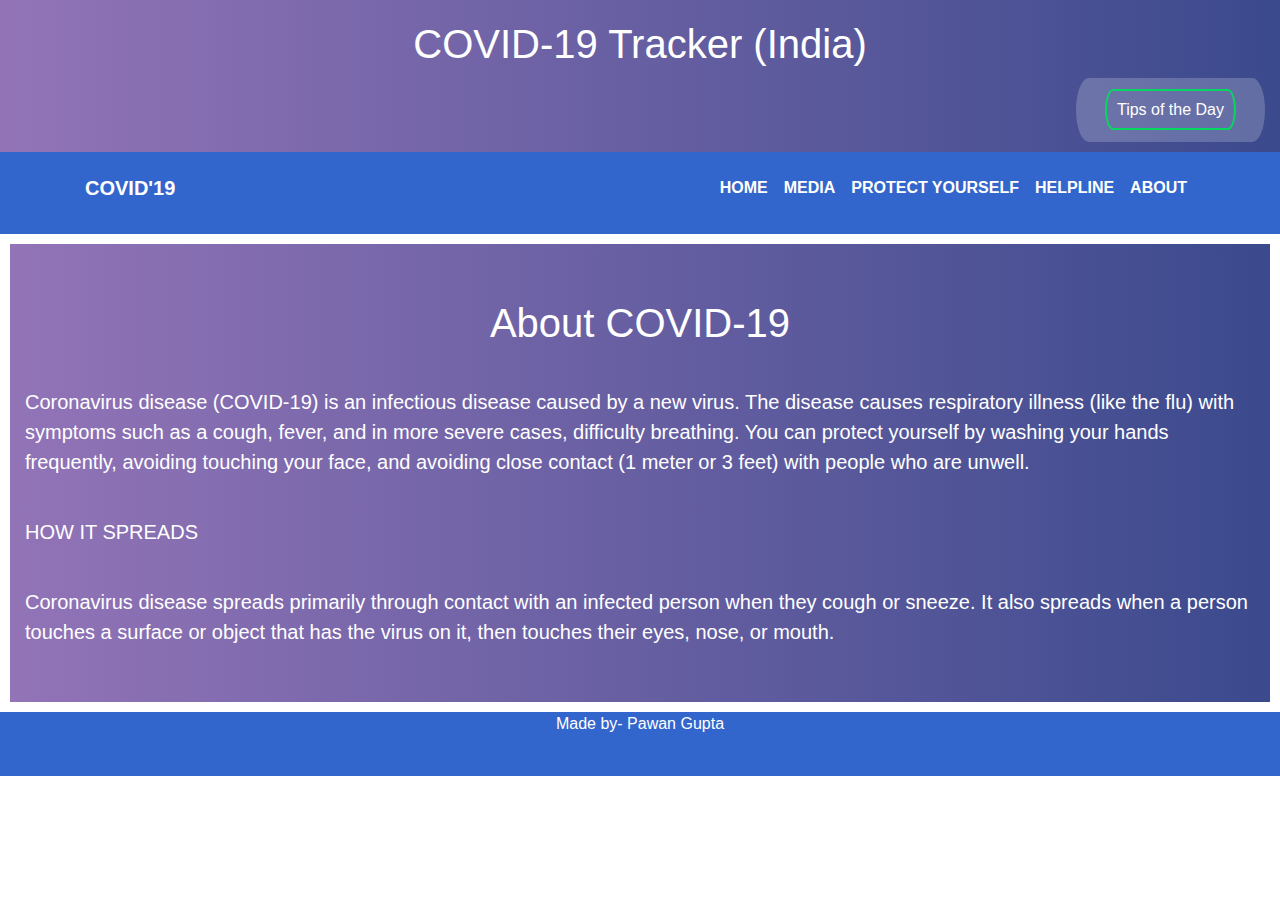
<file: about.html>
<!DOCTYPE html>
<html>
<head>
	<title>
		

	</title>

  <meta name="viewport" content="width=device-width, initial-scale=1">
  <link rel="stylesheet" type="text/css" href="popup.css" />
  <link rel="stylesheet" type="text/css" href="protect.css" />
     <script src="https://ajax.googleapis.com/ajax/libs/jquery/3.3.1/jquery.min.js"></script>

<link rel="stylesheet" href="https://stackpath.bootstrapcdn.com/bootstrap/4.5.0/css/bootstrap.min.css" crossorigin="anonymous">




<script src="https://stackpath.bootstrapcdn.com/bootstrap/4.5.0/js/bootstrap.min.js"  crossorigin="anonymous"></script>
<script src="https://stackpath.bootstrapcdn.com/bootstrap/4.5.0/js/bootstrap.bundle.min.js"  crossorigin="anonymous"></script>
 



    <link rel="stylesheet" href="https://use.fontawesome.com/releases/v5.8.2/css/all.css" integrity="sha384-oS3vJWv+0UjzBfQzYUhtDYW+Pj2yciDJxpsK1OYPAYjqT085Qq/1cq5FLXAZQ7Ay" crossorigin="anonymous">


</head>
<body>




	<div class="step_for_cure" style="color:#ffffff;padding:10px;margin:0px">

	<h1 style="margin:10px">COVID-19 Tracker (India)</h1>

<!--poppup-->
<div class="box">
    <a class="button" href="#popup1" id="bt" >Tips of the Day</a>
</div>




</div>

	

	<!--<div class="step_for_cure" style="margin:0px;">

		<h1 >Covid-19 Detail</h1>

	</div>-->


<!--table for total cases-->
 <header style="background-color: #3366cc;color:white;padding-bottom: 10px">
    <nav class="navbar navbar-expand-lg  py-3">
        <div class="container"><div class="navbar-brand text-uppercase font-weight-bold ">Covid'19</div>
            <button  type="button" data-toggle="collapse" data-target="#navbarSupportedContent" aria-controls="navbarSupportedContent" aria-expanded="false" aria-label="Toggle navigation" class="navbar-toggler navbar-toggler-right" style="color:white"><i class="fa fa-bars"></i></button>
            
            <div id="navbarSupportedContent" class="collapse navbar-collapse">
                <ul class="navbar-nav ml-auto" style="color:white">
                    <li class="nav-item active"><a href="index.html" class="nav-link text-uppercase font-weight-bold " style="color:white">Home</a></li>
                    <li class="nav-item"><a href="media.html" class="nav-link text-uppercase font-weight-bold" style="color:white">Media</a></li>
                    <li class="nav-item"><a href="precautions.html" class="nav-link text-uppercase font-weight-bold" style="color:white">Protect Yourself</a></li>
                    <li class="nav-item"><a href="helpline.html" class="nav-link text-uppercase font-weight-bold" style="color:white">helpline</a></li>
                   <li class="nav-item"><a href="#" class="nav-link text-uppercase font-weight-bold" style="color:white">About<span class="sr-only">(current)</span></a></li>
                </ul>
            </div>
        </div>
    </nav>
</header> 



<div class="step_for_cure" style="color:#ffffff;padding:15px">

	<h1>About  COVID-19</h1>



<p>Coronavirus disease (COVID-19) is an infectious disease caused by a new virus.

The disease causes respiratory illness (like the flu) with symptoms such as a cough, fever, and in more severe cases, difficulty breathing. You can protect yourself by washing your hands frequently, avoiding touching your face, and avoiding close contact (1 meter or 3 feet) with people who are unwell.

</p>

<p>HOW IT SPREADS</p>

<p>

Coronavirus disease spreads primarily through contact with an infected person when they cough or sneeze. It also spreads when a person touches a surface or object that has the virus on it, then touches their eyes, nose, or mouth.</p>

</div>

<div class="container-fluid text-center text-white" style="background-color: #3366cc">
<p>Made by- Pawan Gupta</p>
<p><a href="https://www.linkedin.com/in/pawangupta2187" style="color: black;" class="fab fa-linkedin"></a>
&nbsp;&nbsp;&nbsp;
<a href="https://github.com/pawangupta2187" style="color: black;" class="fab fa-github"></a>
</p>

</div>
<div id="popup1" class="overlay">
    <div class="popup">
        <h2>Tips of the Day</h2>
        <a class="close" href="#">&times;</a>
        <div class="content">
            Wash your hands often with soap and water for at least 20 seconds
        </div>
    </div>
</div>

</body>
</html>
</file>
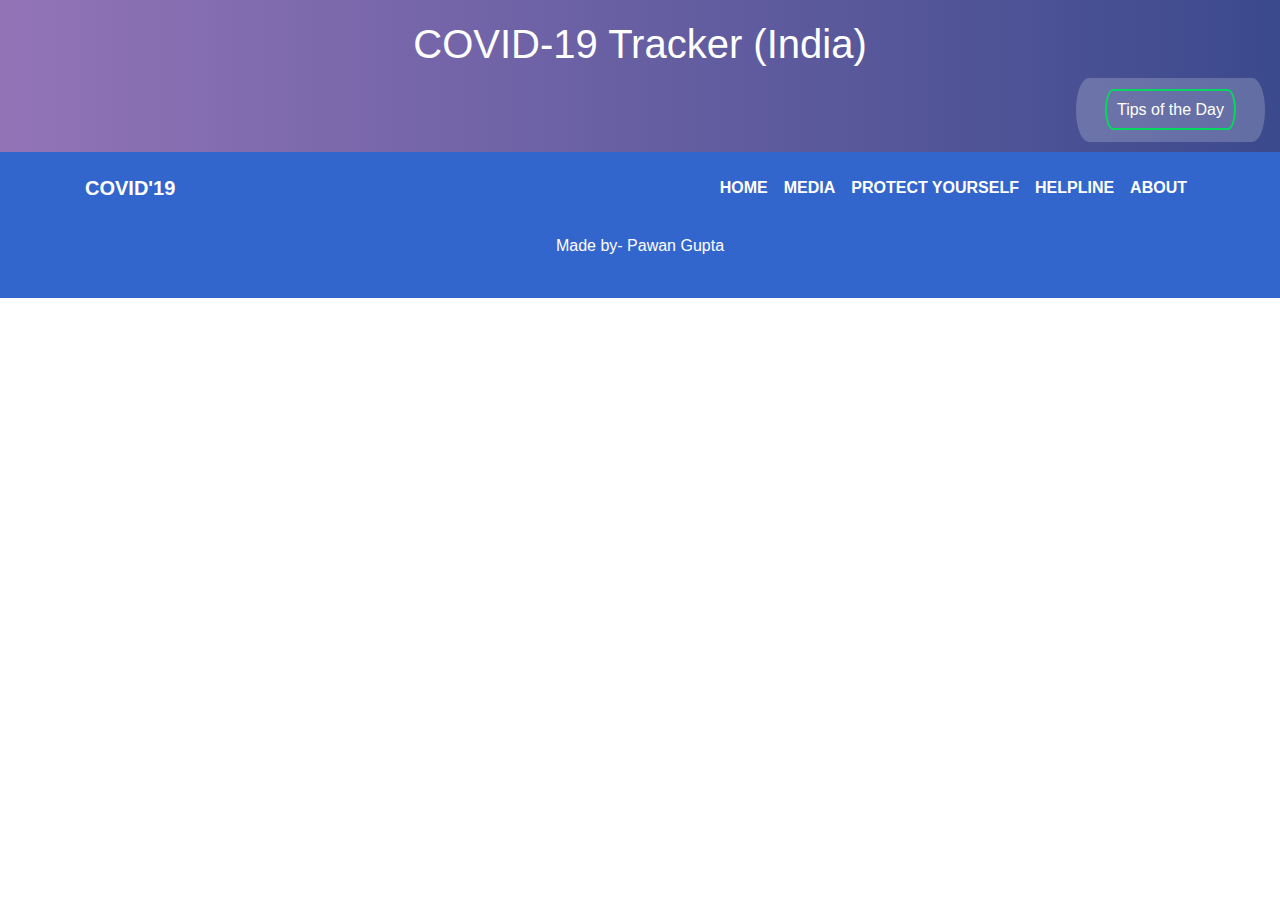
<file: helpline.html>
<!DOCTYPE html>
<html>
<head>
	<title>Helpline</title>
	<meta charset="utf-8">

  <meta name="viewport" content="width=device-width, initial-scale=1">
  <link rel="stylesheet" type="text/css" href="popup.css" />
  <link rel="stylesheet" type="text/css" href="protect.css" />
     <script src="https://ajax.googleapis.com/ajax/libs/jquery/3.3.1/jquery.min.js"></script>

<link rel="stylesheet" href="https://stackpath.bootstrapcdn.com/bootstrap/4.5.0/css/bootstrap.min.css" crossorigin="anonymous">




<script src="https://stackpath.bootstrapcdn.com/bootstrap/4.5.0/js/bootstrap.min.js"  crossorigin="anonymous"></script>
<script src="https://stackpath.bootstrapcdn.com/bootstrap/4.5.0/js/bootstrap.bundle.min.js"  crossorigin="anonymous"></script>




    <link rel="stylesheet" href="https://use.fontawesome.com/releases/v5.8.2/css/all.css" integrity="sha384-oS3vJWv+0UjzBfQzYUhtDYW+Pj2yciDJxpsK1OYPAYjqT085Qq/1cq5FLXAZQ7Ay" crossorigin="anonymous">



</head>
<body>



	<div class="step_for_cure" style="color:#ffffff;padding:10px;margin:0px">

	<h1 style="margin:10px">COVID-19 Tracker (India)</h1>

<!--poppup-->
<div class="box">
    <a class="button" href="#popup1" id="bt" >Tips of the Day</a>
</div>




</div>

<header style="background-color: #3366cc;color:white;padding-bottom: 10px">
    <nav class="navbar navbar-expand-lg  py-3">
        <div class="container"><div class="navbar-brand text-uppercase font-weight-bold ">Covid'19</div>
            <button  type="button" data-toggle="collapse" data-target="#navbarSupportedContent" aria-controls="navbarSupportedContent" aria-expanded="false" aria-label="Toggle navigation" class="navbar-toggler navbar-toggler-right" style="color:white"><i class="fa fa-bars"></i></button>
            
            <div id="navbarSupportedContent" class="collapse navbar-collapse">
                <ul class="navbar-nav ml-auto" style="color:white">
                    <li class="nav-item active"><a href="index.html" class="nav-link text-uppercase font-weight-bold " style="color:white">Home</a></li>
                    <li class="nav-item"><a href="media.html" class="nav-link text-uppercase font-weight-bold" style="color:white">Media</a></li>
                    <li class="nav-item"><a href="precautions.html" class="nav-link text-uppercase font-weight-bold" style="color:white">Protect Yourself</a></li>
                    <li class="nav-item"><a href="#" class="nav-link text-uppercase font-weight-bold" style="color:white">helpline<span class="sr-only">(current)</span></a></li>
                   <li class="nav-item"><a href="about.html" class="nav-link text-uppercase font-weight-bold" style="color:white">About</a></li>
                </ul>
            </div>
        </div>
    </nav>
</header> 









<div class="addcard container-fluid" >

<!--data access using js-->
    

</div>
 
 
    
     








<div id="popup1" class="overlay">
    <div class="popup">
        <h2>Tips of the Day</h2>
        <a class="close" href="#">&times;</a>
        <div class="content">
            Wash your hands often with soap and water for at least 20 seconds
        </div>
    </div>
</div>


<div class="container-fluid text-center text-white" style="background-color: #3366cc">
<p>Made by- Pawan Gupta</p>
<p><a href="https://www.linkedin.com/in/pawangupta2187" style="color: black;" class="fab fa-linkedin"></a>
&nbsp;&nbsp;&nbsp;
<a href="https://github.com/pawangupta2187" style="color: black;" class="fab fa-github"></a>
</p>

</div>
</body>
</html>
<script type="text/javascript">
	 //var x=1;
	// var crd='<div class="card" style="background-color:#ff9900" >'+
	// 			      '<div class="card-body text-center" style="padding: 0px">'+
	// 			         '<p class="card-text text-white"><u><strong>done</strong></u></p>'+
	// 			        ' <p class="card-text text-white" id="death"><strong>done</strong></p>'+
	// 			     ' </div>'+
	// 			    '</div>';

	// 			    $('.adddata'+1).append(crd);
	var requestOptions = {
  method: 'GET',
  redirect: 'follow'
};
	fetch("https://api.rootnet.in/covid19-in/contacts", requestOptions)
  .then(response => response.text())
  .then(result => 
  	{
  		var obj=JSON.parse(result)
  		console.log(JSON.parse(result));
  		//alert(obj.confirmed);
  		var x=1;
  		var card_count=1;
  		var card_prnt='<div class="card-deck" style="padding: 10px" id="adddata'+card_count+'">'+
				      '</div>';

				    $('.addcard').append(card_prnt);
  		for(i=0;i<obj['data']['contacts']['regional'].length;i++)
  		{
  			if(x>5)
  			{card_count++;
  				card_prnt='<div class="card-deck" style="padding: 10px" id="adddata'+card_count+'">'+
				      '</div>';

				    $('.addcard').append(card_prnt);
				    x=1;
  			}
  			
  			var crd='<div class="card" style="background-color:#DCDCDC" >'+
				      '<div class="card-body text-center" style="padding: 10px">'+
				         '<p class="card-text text-black"><u><strong>'+obj['data']['contacts']['regional'][i]['loc']+'</strong></u></p>'+
				        ' <p class="card-text text-black" id="death"><strong>'+obj['data']['contacts']['regional'][i]['number']+'</strong></p>'+
				     ' </div>'+
				    '</div>';

				    $('#adddata'+card_count).append(crd);

			
				   x++;
  			console.log(obj['data']['contacts']['regional'][i]['loc']);
  			console.log(obj['data']['contacts']['regional'][i]['number']);
  		}


  	})
  .catch(error => console.log('error', error));

</script>
</file>
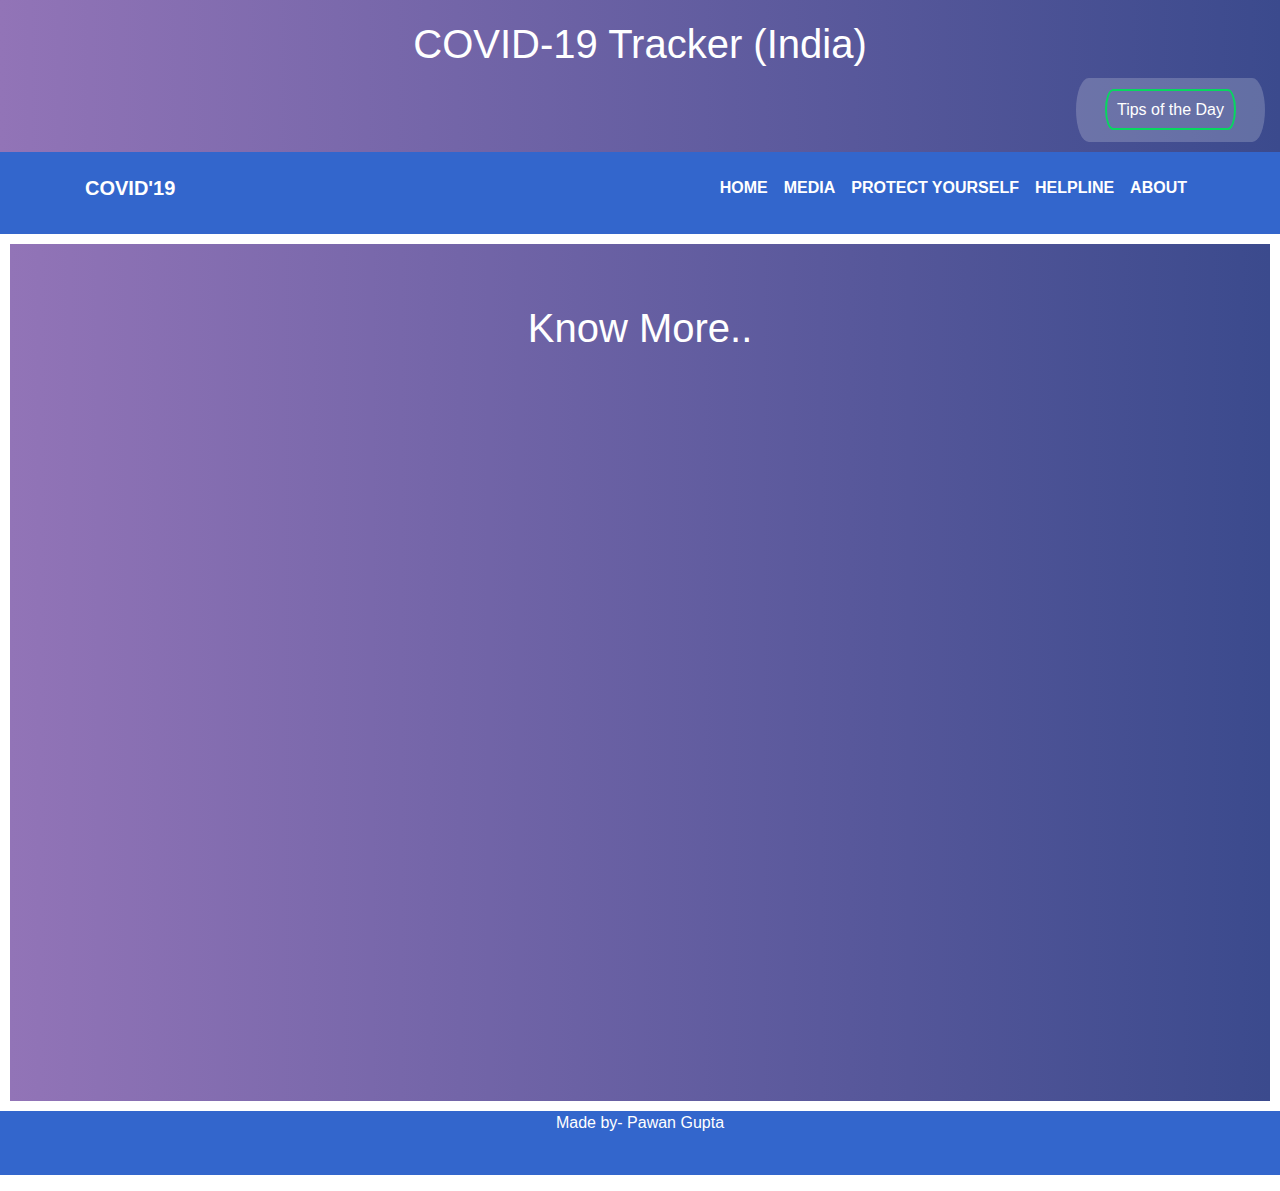
<file: media.html>
<!DOCTYPE html>
<html>
<head>
	<title>
		

	</title>

  <meta name="viewport" content="width=device-width, initial-scale=1">
  <link rel="stylesheet" type="text/css" href="popup.css" />
  <link rel="stylesheet" type="text/css" href="protect.css" />
     <script src="https://ajax.googleapis.com/ajax/libs/jquery/3.3.1/jquery.min.js"></script>

<link rel="stylesheet" href="https://stackpath.bootstrapcdn.com/bootstrap/4.5.0/css/bootstrap.min.css" crossorigin="anonymous">




<script src="https://stackpath.bootstrapcdn.com/bootstrap/4.5.0/js/bootstrap.min.js"  crossorigin="anonymous"></script>
<script src="https://stackpath.bootstrapcdn.com/bootstrap/4.5.0/js/bootstrap.bundle.min.js"  crossorigin="anonymous"></script>
 



    <link rel="stylesheet" href="https://use.fontawesome.com/releases/v5.8.2/css/all.css" integrity="sha384-oS3vJWv+0UjzBfQzYUhtDYW+Pj2yciDJxpsK1OYPAYjqT085Qq/1cq5FLXAZQ7Ay" crossorigin="anonymous">


</head>
<body>



	<div class="step_for_cure" style="color:#ffffff;padding:10px;margin:0px">

	<h1 style="margin:10px">COVID-19 Tracker (India)</h1>

<!--poppup-->
<div class="box">
    <a class="button" href="#popup1" id="bt" >Tips of the Day</a>
</div>




</div>

	

	<!--<div class="step_for_cure" style="margin:0px;">

		<h1 >Covid-19 Detail</h1>

	</div>-->


<!--table for total cases-->
 <header style="background-color: #3366cc;color:white;padding-bottom: 10px">
    <nav class="navbar navbar-expand-lg  py-3">
        <div class="container"><div class="navbar-brand text-uppercase font-weight-bold ">Covid'19</div>
            <button  type="button" data-toggle="collapse" data-target="#navbarSupportedContent" aria-controls="navbarSupportedContent" aria-expanded="false" aria-label="Toggle navigation" class="navbar-toggler navbar-toggler-right" style="color:white"><i class="fa fa-bars"></i></button>
            
            <div id="navbarSupportedContent" class="collapse navbar-collapse">
                <ul class="navbar-nav ml-auto" style="color:white">
                    <li class="nav-item active"><a href="index.html" class="nav-link text-uppercase font-weight-bold " style="color:white">Home</a></li>
                    <li class="nav-item"><a href="#" class="nav-link text-uppercase font-weight-bold" style="color:white">Media<span class="sr-only">(current)</span></a></li>
                    <li class="nav-item"><a href="precautions.html" class="nav-link text-uppercase font-weight-bold" style="color:white">Protect Yourself</a></li>
                    <li class="nav-item"><a href="helpline.html" class="nav-link text-uppercase font-weight-bold" style="color:white">helpline</a></li>
                   <li class="nav-item"><a href="about.html" class="nav-link text-uppercase font-weight-bold" style="color:white">About</a></li>
                </ul>
            </div>
        </div>
    </nav>
</header> 




<div class="step_for_cure" style="padding: 20px;">

	<h1>Know More..</h1>

	<div class="row">

			<div class="col-sm-6">

				<div class="embed-responsive embed-responsive-16by9">

				<iframe width="853" height="480" src="https://www.youtube.com/embed/mOV1aBVYKGA" frameborder="0" allow="accelerometer; autoplay; encrypted-media; gyroscope; picture-in-picture" allowfullscreen></iframe>

				</div>

			</div>

			<div class="col-sm-6">

				<div class="embed-responsive embed-responsive-16by9">

				  <iframe width="853" height="480" src="https://www.youtube.com/embed/OOJqHPfG7pA" frameborder="0" allow="accelerometer; autoplay; encrypted-media; gyroscope; picture-in-picture" allowfullscreen></iframe>

				</div>

			</div>



	</div>

	<div class="row" style="margin-top:20px">

			<div class="col-sm-6">

				<div class="embed-responsive embed-responsive-16by9">

				<iframe width="853" height="480" src="https://www.youtube.com/embed/1APwq1df6Mw" frameborder="0" allow="accelerometer; autoplay; encrypted-media; gyroscope; picture-in-picture" allowfullscreen></iframe>

			</div>

			</div>

			<div class="col-sm-6">

				<div class="embed-responsive embed-responsive-16by9">

				  <iframe width="853" height="480" src="https://www.youtube.com/embed/-LKVUarhtvE" frameborder="0" allow="accelerometer; autoplay; encrypted-media; gyroscope; picture-in-picture" allowfullscreen></iframe>

				</div>

			</div>



	</div>



</div>
<div class="container-fluid text-center text-white" style="background-color: #3366cc">
<p>Made by- Pawan Gupta</p>
<p><a href="https://www.linkedin.com/in/pawangupta2187" style="color: black;" class="fab fa-linkedin"></a>
&nbsp;&nbsp;&nbsp;
<a href="https://github.com/pawangupta2187" style="color: black;" class="fab fa-github"></a>
</p>

</div>

<div id="popup1" class="overlay">
    <div class="popup">
        <h2>Tips of the Day</h2>
        <a class="close" href="#">&times;</a>
        <div class="content">
            Wash your hands often with soap and water for at least 20 seconds
        </div>
    </div>
</div>

</body>
</html>
</file>
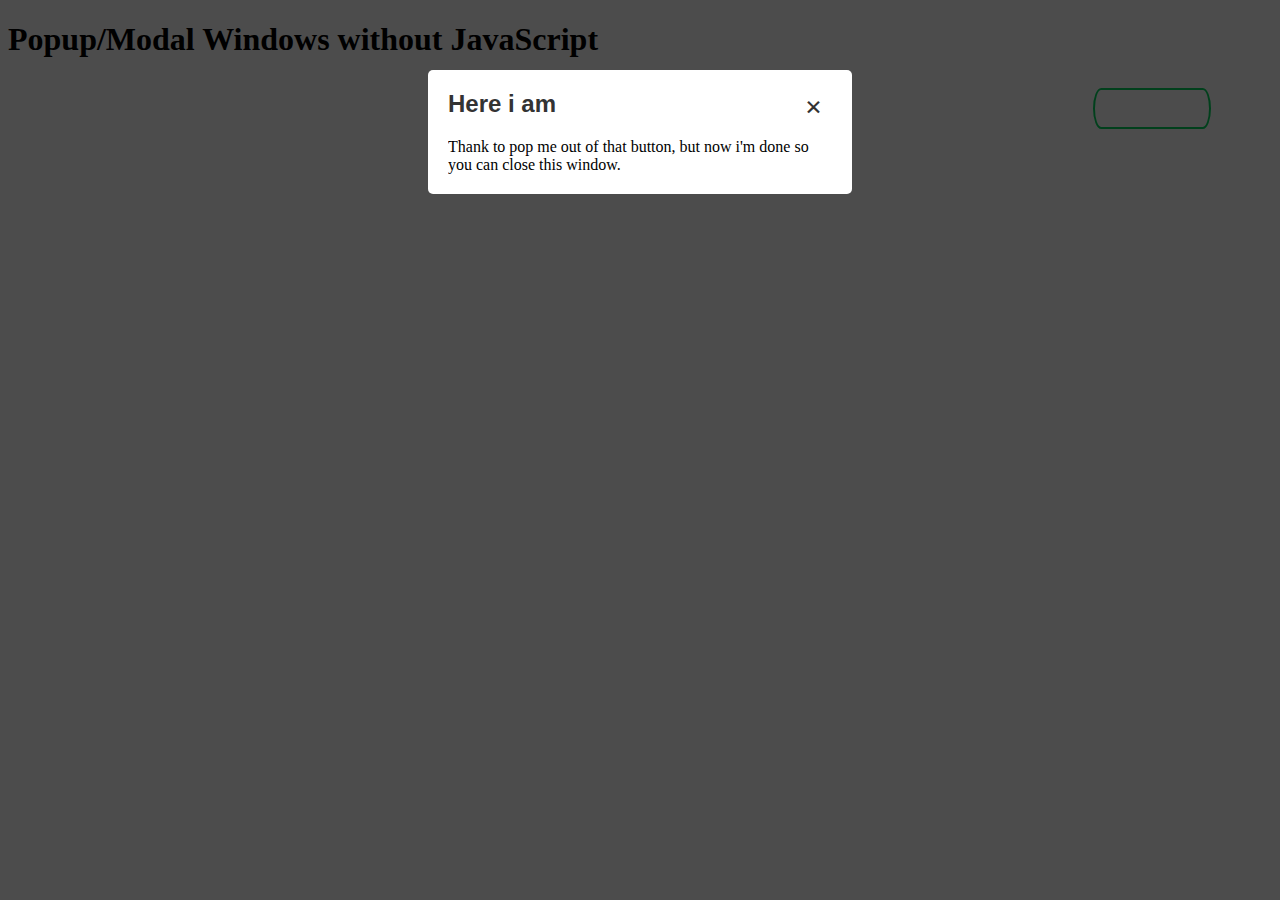
<file: popup.html>
<!DOCTYPE html>
<html>
<head>
	<title></title>
	<link rel="stylesheet" type="text/css" href="popup.css" />
	<script src="https://ajax.googleapis.com/ajax/libs/jquery/2.2.4/jquery.min.js"></script>


 <script src="https://ajax.googleapis.com/ajax/libs/jquery/3.3.1/jquery.min.js"></script>
<script src="https://stackpath.bootstrapcdn.com/bootstrap/4.3.1/js/bootstrap.min.js" integrity="sha384-JjSmVgyd0p3pXB1rRibZUAYoIIy6OrQ6VrjIEaFf/nJGzIxFDsf4x0xIM+B07jRM" crossorigin="anonymous"></script>
     <link rel="stylesheet" href="https://use.fontawesome.com/releases/v5.8.2/css/all.css" integrity="sha384-oS3vJWv+0UjzBfQzYUhtDYW+Pj2yciDJxpsK1OYPAYjqT085Qq/1cq5FLXAZQ7Ay" crossorigin="anonymous">
     <script>
$(document).ready(function(){
     $('bt').trigger('click');
  });
</script>

</head>
<body>
<h1>Popup/Modal Windows without JavaScript</h1>
<div class="box">
    <a class="button" href="#popup1" id="bt">Let me Pop up</a>
</div>

<div id="popup1" class="overlay">
    <div class="popup">
        <h2>Here i am</h2>
        <a class="close" href="#">&times;</a>
        <div class="content">
            Thank to pop me out of that button, but now i'm done so you can close this window.
        </div>
    </div>
</div>
</body>
</html>
<script type="text/javascript">
	window.onload = function(){
   document.getElementById("bt").click();   
};    

</script>
</file>
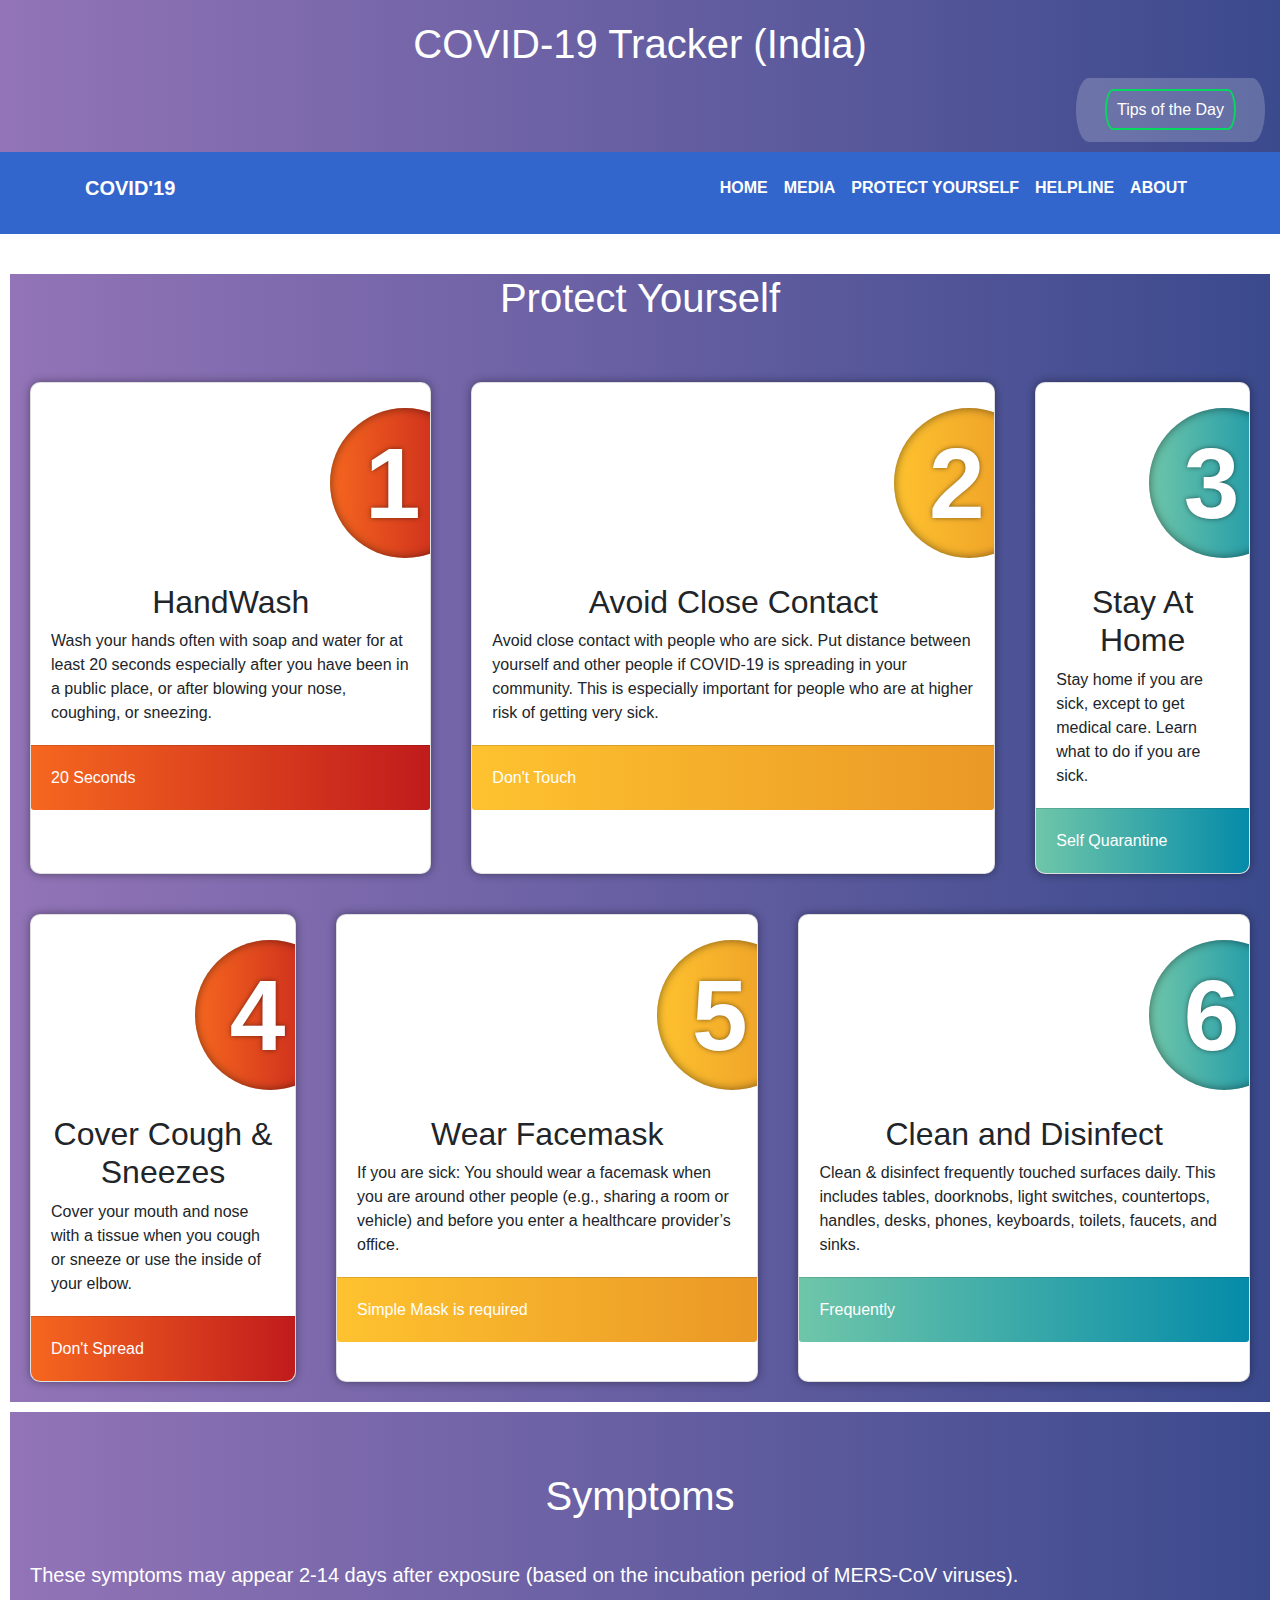
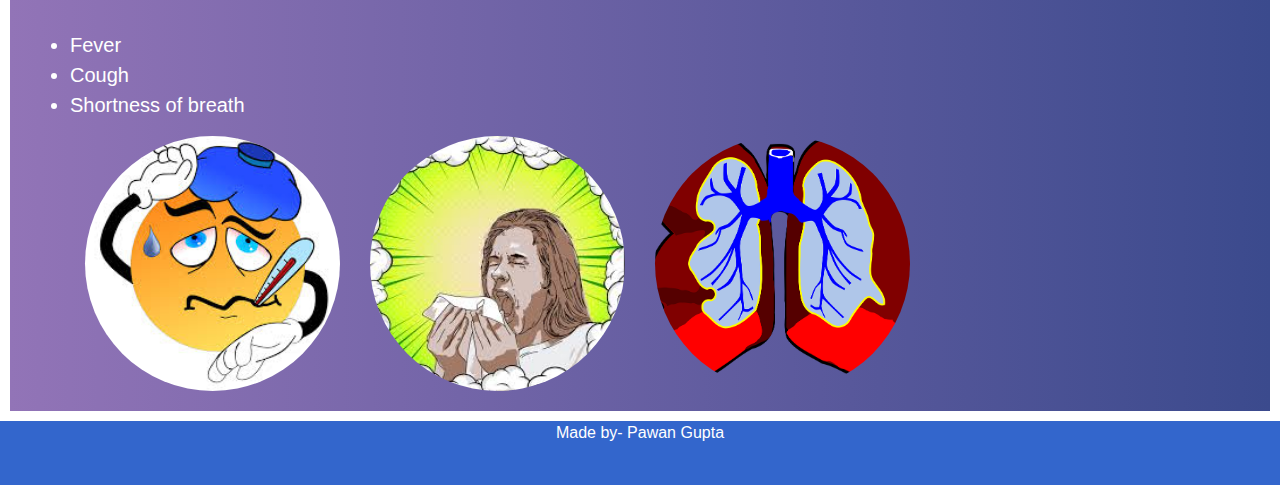
<file: precautions.html>
<!DOCTYPE html>
<html>
<head>
	<title>
		

	</title>
  <meta name="viewport" content="width=device-width, initial-scale=1">
  <link rel="stylesheet" type="text/css" href="popup.css" />
  <link rel="stylesheet" type="text/css" href="protect.css" />
     <script src="https://ajax.googleapis.com/ajax/libs/jquery/3.3.1/jquery.min.js"></script>

<link rel="stylesheet" href="https://stackpath.bootstrapcdn.com/bootstrap/4.5.0/css/bootstrap.min.css" crossorigin="anonymous">




<script src="https://stackpath.bootstrapcdn.com/bootstrap/4.5.0/js/bootstrap.min.js"  crossorigin="anonymous"></script>
<script src="https://stackpath.bootstrapcdn.com/bootstrap/4.5.0/js/bootstrap.bundle.min.js"  crossorigin="anonymous"></script>
 



    <link rel="stylesheet" href="https://use.fontawesome.com/releases/v5.8.2/css/all.css" integrity="sha384-oS3vJWv+0UjzBfQzYUhtDYW+Pj2yciDJxpsK1OYPAYjqT085Qq/1cq5FLXAZQ7Ay" crossorigin="anonymous">


</head>



<body>


	<div class="step_for_cure" style="color:#ffffff;padding:10px;margin:0px">

	<h1 style="margin:10px">COVID-19 Tracker (India)</h1>

<!--poppup-->
<div class="box">
    <a class="button" href="#popup1" id="bt" >Tips of the Day</a>
</div>




</div>

	

	<!--<div class="step_for_cure" style="margin:0px;">

		<h1 >Covid-19 Detail</h1>

	</div>-->


<!--table for total cases-->
 <header style="background-color: #3366cc;color:white;padding-bottom: 10px">
    <nav class="navbar navbar-expand-lg  py-3">
        <div class="container"><div class="navbar-brand text-uppercase font-weight-bold ">Covid'19</div>
            <button  type="button" data-toggle="collapse" data-target="#navbarSupportedContent" aria-controls="navbarSupportedContent" aria-expanded="false" aria-label="Toggle navigation" class="navbar-toggler navbar-toggler-right" style="color:white"><i class="fa fa-bars"></i></button>
            
            <div id="navbarSupportedContent" class="collapse navbar-collapse">
                <ul class="navbar-nav ml-auto" style="color:white">
                    <li class="nav-item active"><a href="index.html" class="nav-link text-uppercase font-weight-bold " style="color:white">Home</a></li>
                    <li class="nav-item"><a href="media.html" class="nav-link text-uppercase font-weight-bold" style="color:white">Media</a></li>
                    <li class="nav-item"><a href="#" class="nav-link text-uppercase font-weight-bold" style="color:white">Protect Yourself <span class="sr-only">(current)</span></a></li>
                    <li class="nav-item"><a href="helpline.html" class="nav-link text-uppercase font-weight-bold" style="color:white">helpline</a></li>
                   <li class="nav-item"><a href="about.html" class="nav-link text-uppercase font-weight-bold" style="color:white">About</a></li>
                </ul>
            </div>
        </div>
    </nav>
</header> 




	<div class="step_for_cure">

						<h1> Protect Yourself</h1>



						<div class="card-container">

						  <div class="card">

						    <div class="card-count-container">

						      <div class="card-count">1</div>

						    </div>

						    

						    <div class="card-content">

						      <h2>HandWash</h2>

						      Wash your hands often with soap and water for at least 20 seconds especially after you have been in a public place, or after blowing your nose, coughing, or sneezing.

						    </div>

						    

						    <div class="card-footer">

						        20 Seconds

						    </div>

						  </div>

						  

						  <div class="card">

						    <div class="card-count-container">

						      <div class="card-count">2</div>

						    </div>

						    <div class="card-content">

						      <h2>Avoid Close Contact</h2>

						    Avoid close contact with people who are sick. Put distance between yourself and other people if COVID-19 is spreading in your community. This is especially important for people who are at higher risk of getting very sick.

						    </div>

						    

						    <div class="card-footer">

						        Don't Touch

						    </div>

						  </div>

						  

						  <div class="card">

						    <div class="card-count-container">

						      <div class="card-count">3</div>

						    </div>

						    <div class="card-content">

						      <h2>Stay At Home</h2>

						      Stay home if you are sick, except to get medical care. Learn what to do if you are sick. 

						     

						    </div>

						    

						    <div class="card-footer">

						      Self Quarantine

						    </div>

						  </div>

						  

						</div>







						<div class="card-container">

						<div class="card">

						    <div class="card-count-container">

						      <div class="card-count">4</div>

						    </div>

						    <div class="card-content">

						      <h2>Cover Cough & Sneezes</h2>

						     Cover your mouth and nose with a tissue when you cough or sneeze or use the inside of your elbow.

						    </div>

						    

						    <div class="card-footer">

						        Don't Spread

						    </div>

						  </div>

						  <div class="card">

						    <div class="card-count-container">

						      <div class="card-count">5</div>

						    </div>

						    <div class="card-content">

						      <h2>Wear Facemask</h2>

						      If you are sick: You should wear a facemask when you are around other people (e.g., sharing a room or vehicle) and before you enter a healthcare provider’s office.

						    </div>

						    

						    <div class="card-footer">

						       Simple Mask is required

						    </div>

						  </div>

						  <div class="card">

						    <div class="card-count-container">

						      <div class="card-count">6</div>

						    </div>

						    <div class="card-content">

						      <h2>Clean and Disinfect</h2>

						      Clean & disinfect frequently touched surfaces daily. This includes tables, doorknobs, light switches, countertops, handles, desks, phones, keyboards, toilets, faucets, and sinks.

						    </div>

						    

						    <div class="card-footer">

						        Frequently

						    </div>

						  </div>

						</div>







</div>



<div class="step_for_cure" style="padding: 20px;">

						<h1> Symptoms</h1>

						<p style="text-align: left;font-size: 20px;color:#ffffff">

							These symptoms may appear 2-14 days after exposure (based on the incubation period of MERS-CoV viruses).

						</p>

						<ul style="text-align: left;font-size: 20px;color:#ffffff">

							<li>Fever</li>

							<li>Cough</li>

							<li>Shortness of breath</li>

						</ul>





						<div class="container">

	

    <div class="row" style="align-items: center;">

        <div class="col-sm-3">

            

            <div  class="ratio img-responsive img-circle" style="background-image: url(download.jpg);"></div>

             </div>

     	<div class="col-sm-3">

            

            <div  class="ratio img-responsive img-circle" style="background-image: url(cough.jpg);"></div>

           

        </div>

        <div class="col-sm-3">

            

            <div  class="ratio img-responsive img-circle" style="background-image: url(lungs.jpg);"></div>

           

        </div>



    </div>

						

</div>



</div>
<div class="container-fluid text-center text-white" style="background-color: #3366cc">
		<p>Made by- Pawan Gupta</p>
		<p><a href="https://www.linkedin.com/in/pawangupta2187" style="color: black;" class="fab fa-linkedin"></a>
		&nbsp;&nbsp;&nbsp;
		<a href="https://github.com/pawangupta2187" style="color: black;" class="fab fa-github"></a>
		</p>

</div>

<div id="popup1" class="overlay">
    <div class="popup">
        <h2>Tips of the Day</h2>
        <a class="close" href="#">&times;</a>
        <div class="content">
            Wash your hands often with soap and water for at least 20 seconds
        </div>
    </div>
</div>

</body>
</html>
</file>
<file: popup.css>
/*h1 {
  text-align: center;
  font-family: Tahoma, Arial, sans-serif;
  color: #06D85F;
  margin: 80px 0;
}*/

.box {
  width: 15%;
  margin: 0 auto;
  margin-right: 5px;
  background: rgba(255,255,255,0.2);
  padding: 20px;
  border: 2px ;
  border-radius: 20px/50px;
  background-clip: padding-box;
  text-align: center;
}

.button {
  font-size: 1em;
  padding: 10px;
  color: white;
  border: 2px solid #06D85F;
  border-radius: 20px/50px;
  text-decoration: none;
  cursor: pointer;
  transition: all 0.3s ease-out;
}
.button:hover {
  background:#3366cc;
  color:white;
}

.overlay {
  position: fixed;
  top: 0;
  bottom: 0;
  left: 0;
  right: 0;
  background: rgba(0, 0, 0, 0.7);
  transition: opacity 500ms;
  visibility: hidden;
  opacity: 0;
}
.overlay:target {
  visibility: visible;
  opacity: 1;
}

.popup {
  margin: 70px auto;
  padding: 20px;
  background: #fff;
  border-radius: 5px;
  width: 30%;
  position: relative;
  transition: all 5s ease-in-out;
}

.popup h2 {
  margin-top: 0;
  color: #333;
  font-family: Tahoma, Arial, sans-serif;
}
.popup .close {
  position: absolute;
  top: 20px;
  right: 30px;
  transition: all 200ms;
  font-size: 30px;
  font-weight: bold;
  text-decoration: none;
  color: #333;
}
.popup .close:hover {
  color: #06D85F;
}
.popup .content {
  max-height: 30%;
  overflow: auto;
}

@media screen and (max-width: 700px){
  .box{
    width: 25%;
    padding: 2px;
    border-radius: 10px/25px;
      padding: 0px;
  border: 2px ;

  }
  .popup{
    width: 70%;
    font-size: 1em;

  }
  .popup h2{
        font-size: 1.2em;
    font-weight: bold;

  }
  .button{
    border: 0px;
    font-size: .6em;
      padding:0px;
  }
}
</file>
<file: protect.css>
<style type="text/css">

    



    * {

  box-sizing: border-box;

}



.step_for_cure{

  font-family: Montserrat,sans-serif;

  margin: 10px;

  background-image: linear-gradient(90deg, #9274b7, #3b4a8d);

}

.step_for_cure > h1, body > p {

  text-align: center;

}

.step_for_cure > h1 {

  margin: 40px;

  color: #ffffff;

}

.step_for_cure > p {

  font-size: 20px;

  margin-top: 10px;

  margin-bottom: 40px;

}



.card-container {

  display: flex;

}

.card-container .card {

  margin: 20px;

  border-radius: 10px;

  background-color: #ffffff;

  overflow: hidden;

  box-shadow: 0px 0px 10px rgba(0, 0, 0, 0.4);

}

.card-container .card .card-count-container {

  display: flex;

  align-items: center;

  width: 100%;

  height: 200px;

  padding: 20px 0px;

}

.card-container .card .card-count {

  font-weight: bold;

  font-size: 100px;

  width: 150px;

  height: 150px;

  display: flex;

  align-items: center;

  justify-content: center;

  border-radius: 50%;

  margin: auto;

  margin-right: -50px;

  padding-right: 25px;

  overflow: hidden;

  color: #ffffff;

  box-shadow: inset 0px 0px 10px rgba(0, 0, 0, 0.5);

  text-shadow: 0px 0px 5px rgba(0, 0, 0, 0.5);

  transition: all 0.2s ease-in-out;

}

.card-container .card .card-content {

  padding: 20px;

  padding-top: 0px;

}

.card-container .card .card-content > h2 {

  margin-top: 0px;

  text-align: center;

}

.card-container .card .card-footer {

  padding: 20px;

  color: #ffffff;

}

.card-container .card:nth-child(1) .card-count, .card-container .card:nth-child(1) .card-footer {

  background-image: linear-gradient(90deg, #f6671f, #c01b1c);

}

.card-container .card:nth-child(2) .card-count, .card-container .card:nth-child(2) .card-footer {

  background-image: linear-gradient(90deg, #fec22f, #ea9826);

}

.card-container .card:nth-child(3) .card-count, .card-container .card:nth-child(3) .card-footer {

  background-image: linear-gradient(90deg, #6fc6a9, #058ba9);

}

.card-container .card:hover .card-count {

  width: 160px;

  height: 160px;

}

@media (max-width: 767px) {

  .card-container {

    flex-wrap: wrap;

  }

}



  </style>



/*  <!--circle image-->*/

  <style type="text/css">

  	.caption div {

    box-shadow: 0 0 5px #C8C8C8;

    transition: all 0.3s ease 0s;

}

.img-circle {

    border-radius: 50%;

}

.img-circle {

    border-radius: 0;

}



.ratio {

    background-position: center center;

    background-repeat: no-repeat;

    background-size: cover;



    height: 0;

    padding-bottom: 100%;

    position: relative;

    width: 100%;

}

.img-circle {

    border-radius: 50%;

}

.img-responsive {

    display: block;

    height: auto;

    max-width: 100%;

}

  </style>
</file>
